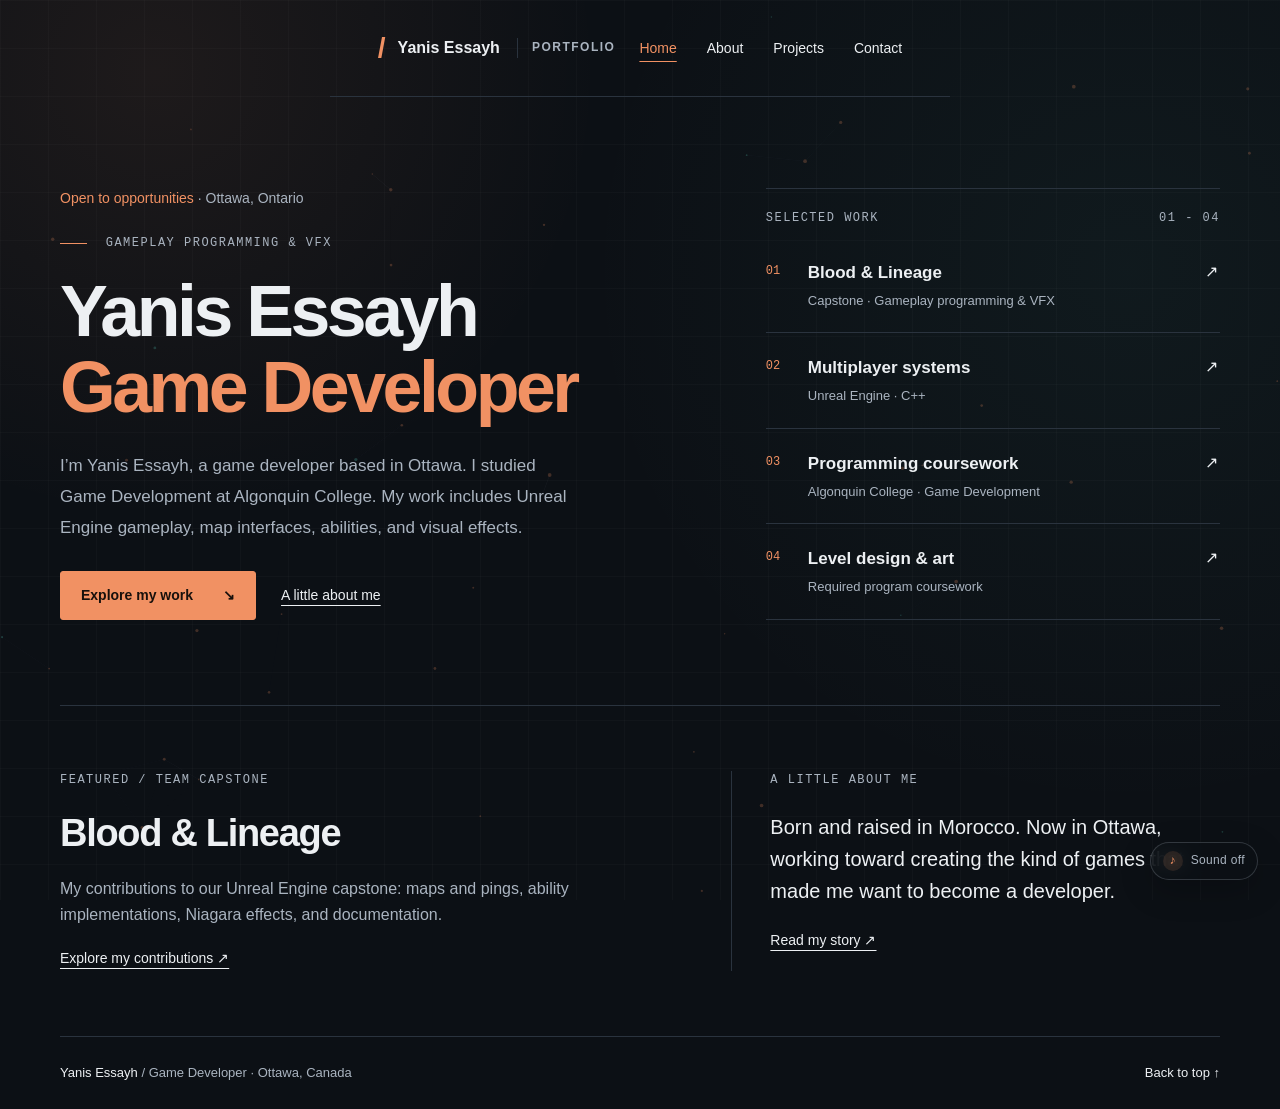
<file: index.html>
<!doctype html>
<html lang="en">
  <head>
    <meta charset="utf-8" />
    <meta name="viewport" content="width=device-width, initial-scale=1" />
    <meta
      name="description"
      content="Yanis Essayh is a game developer based in Ottawa, working with Unreal Engine gameplay, map interfaces, abilities and visual effects."
    />
    <meta name="theme-color" content="#0c1015" />
    <title>Yanis Essayh · Game Developer</title>
    <link
      rel="icon"
      type="image/svg+xml"
      href="data:image/svg+xml,%3Csvg xmlns='http://www.w3.org/2000/svg' viewBox='0 0 32 32'%3E%3Crect width='32' height='32' rx='6' fill='%230c1015'/%3E%3Cpath d='M9 9h8a5 5 0 0 1 0 10h-3l8 7M9 9v17' fill='none' stroke='%23f19163' stroke-width='3'/%3E%3C/svg%3E"
    />
    <link rel="stylesheet" href="styles.css" />
    <script src="profile.js" defer></script>
    <script src="site.js?v=20261012-2" defer></script>
  </head>
  <body data-page="Home" id="top">
    <a class="skip" href="#main">Skip to content</a>
    <header class="header">
      <a class="brand" href="index.html">
        <span class="brand-mark" aria-hidden="true">/</span>
        <span data-name>Yanis Essayh</span>
        <span class="brand-label">Portfolio</span>
      </a>
      <nav aria-label="Main navigation">
        <a href="index.html" aria-current="page">Home</a>
        <a href="about.html">About</a>
        <a href="projects.html">Projects</a>
        <a href="contact.html">Contact</a>
      </nav>
    </header>
    <main id="main">
      <section class="hero wrap" id="home" aria-labelledby="hero-title">
        <div>
          <p class="availability">
            Open to opportunities
            <span>· Ottawa, Ontario</span>
          </p>
          <p class="eyebrow">
            <span class="short-line"></span>
            Gameplay programming & VFX
          </p>
          <h1 id="hero-title">
            Yanis Essayh
            <br />
            <em>Game Developer</em>
          </h1>
          <p class="intro">
            I’m Yanis Essayh, a game developer based in Ottawa. I studied Game
            Development at Algonquin College. My work includes Unreal Engine
            gameplay, map interfaces, abilities, and visual effects.
          </p>
          <div class="actions">
            <a class="button primary" href="projects.html">
              Explore my work
              <span aria-hidden="true">↘</span>
            </a>
            <a class="text-link" href="about.html">A little about me</a>
          </div>
        </div>
        <aside class="index-panel" aria-label="Selected work index">
          <p class="eyebrow">
            Selected work
            <span>01 - 04</span>
          </p>
          <a href="projects.html#blood-and-lineage">
            <span class="index-number">01</span>
            <span>
              <strong>Blood & Lineage</strong>
              <small>Capstone · Gameplay programming & VFX</small>
            </span>
            <span aria-hidden="true">↗</span>
          </a>
          <a href="projects.html#networking">
            <span class="index-number">02</span>
            <span>
              <strong>Multiplayer systems</strong>
              <small>Unreal Engine · C++</small>
            </span>
            <span aria-hidden="true">↗</span>
          </a>
          <a href="projects.html#programming">
            <span class="index-number">03</span>
            <span>
              <strong>Programming coursework</strong>
              <small>Algonquin College · Game Development</small>
            </span>
            <span aria-hidden="true">↗</span>
          </a>
          <a href="projects.html#design-art">
            <span class="index-number">04</span>
            <span>
              <strong>Level design & art</strong>
              <small>Required program coursework</small>
            </span>
            <span aria-hidden="true">↗</span>
          </a>
        </aside>
      </section>
      <section class="wrap section home-feature">
        <div>
          <p class="eyebrow">Featured / Team capstone</p>
          <h2>Blood &amp; Lineage</h2>
          <p>
            My contributions to our Unreal Engine capstone: maps and pings,
            ability implementations, Niagara effects, and documentation.
          </p>
          <a class="text-link" href="projects.html#blood-and-lineage">
            Explore my contributions ↗
          </a>
        </div>
        <div class="home-intro">
          <p class="eyebrow">A little about me</p>
          <p>
            Born and raised in Morocco. Now in Ottawa, working toward creating
            the kind of games that made me want to become a developer.
          </p>
          <a class="text-link" href="about.html">Read my story ↗</a>
        </div>
      </section>
    </main>
    <footer class="wrap footer">
      <span>
        <span data-name>Yanis Essayh</span>
        <span class="muted">/ Game Developer · Ottawa, Canada</span>
      </span>
      <a href="#top">Back to top ↑</a>
    </footer>
  </body>
</html>
</file>
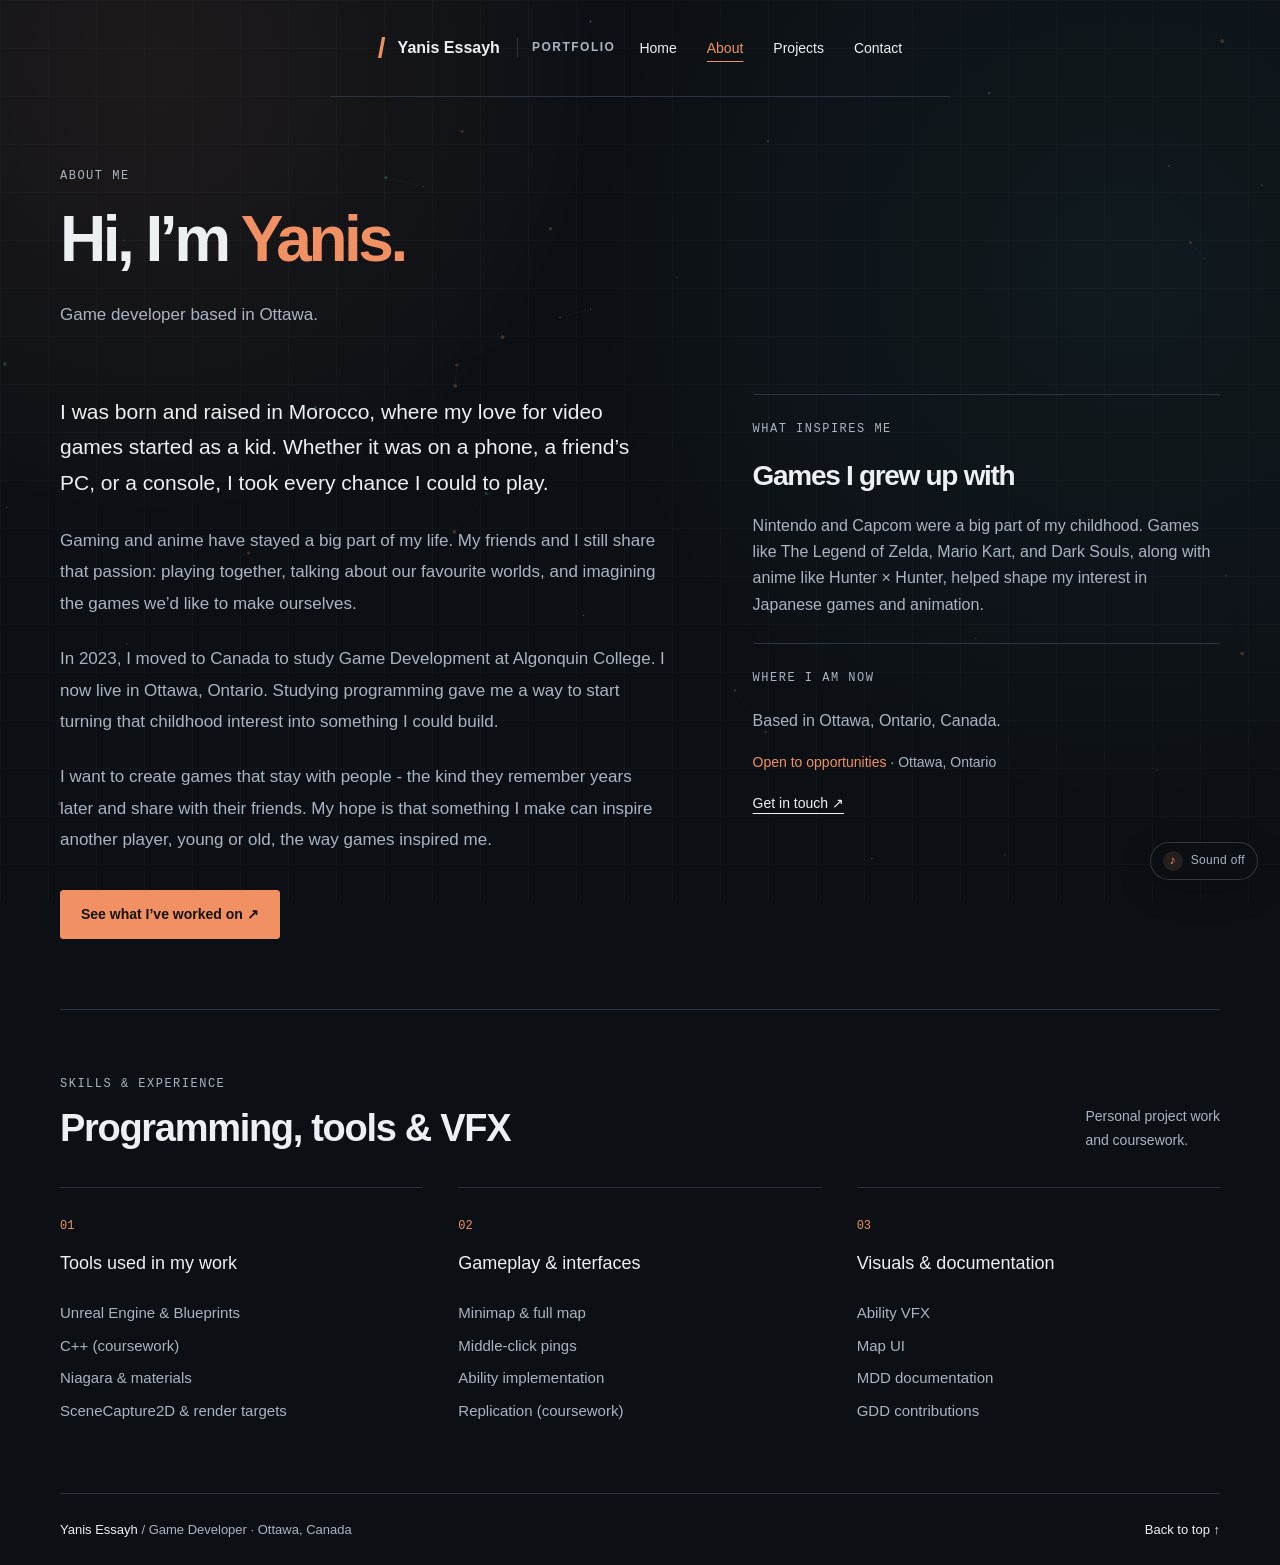
<file: about.html>
<!doctype html>
<html lang="en">
  <head>
    <meta charset="utf-8" />
    <meta name="viewport" content="width=device-width, initial-scale=1" />
    <meta
      name="description"
      content="Meet Yanis Essayh: born and raised in Morocco, now based in Ottawa, with a lifelong love of games and anime."
    />
    <meta name="theme-color" content="#0c1015" />
    <title>About · Yanis Essayh</title>
    <link
      rel="icon"
      type="image/svg+xml"
      href="data:image/svg+xml,%3Csvg xmlns='http://www.w3.org/2000/svg' viewBox='0 0 32 32'%3E%3Crect width='32' height='32' rx='6' fill='%230c1015'/%3E%3Cpath d='M9 9h8a5 5 0 0 1 0 10h-3l8 7M9 9v17' fill='none' stroke='%23f19163' stroke-width='3'/%3E%3C/svg%3E"
    />
    <link rel="stylesheet" href="styles.css" />
    <script src="profile.js" defer></script>
    <script src="site.js?v=20261012-2" defer></script>
  </head>
  <body data-page="About" id="top">
    <a class="skip" href="#main">Skip to content</a>
    <header class="header">
      <a class="brand" href="index.html">
        <span class="brand-mark" aria-hidden="true">/</span>
        <span data-name>Yanis Essayh</span>
        <span class="brand-label">Portfolio</span>
      </a>
      <nav aria-label="Main navigation">
        <a href="index.html">Home</a>
        <a href="about.html" aria-current="page">About</a>
        <a href="projects.html">Projects</a>
        <a href="contact.html">Contact</a>
      </nav>
    </header>
    <main id="main">
      <section class="wrap page-intro">
        <p class="eyebrow">About me</p>
        <h1>
          Hi, I’m
          <em>Yanis.</em>
        </h1>
        <p class="intro">Game developer based in Ottawa.</p>
      </section>
      <section class="wrap story-layout" aria-label="My story">
        <div class="story">
          <p class="story-lead">
            I was born and raised in Morocco, where my love for video games
            started as a kid. Whether it was on a phone, a friend’s PC, or a
            console, I took every chance I could to play.
          </p>
          <p>
            Gaming and anime have stayed a big part of my life. My friends and I
            still share that passion: playing together, talking about our
            favourite worlds, and imagining the games we’d like to make
            ourselves.
          </p>
          <p>
            In 2023, I moved to Canada to study Game Development at Algonquin
            College. I now live in Ottawa, Ontario. Studying programming gave me
            a way to start turning that childhood interest into something I
            could build.
          </p>
          <p>
            I want to create games that stay with people - the kind they remember
            years later and share with their friends. My hope is that something
            I make can inspire another player, young or old, the way games
            inspired me.
          </p>
          <a class="button primary" href="projects.html">
            See what I’ve worked on ↗
          </a>
        </div>
        <aside class="story-aside">
          <figure id="portrait" hidden>
            <img id="portrait-image" alt="" width="600" height="750" />
            <figcaption id="portrait-caption"></figcaption>
          </figure>
          <div class="personal-note">
            <p class="eyebrow">What inspires me</p>
            <h2>
              Games I grew up with
            </h2>
            <p>
              Nintendo and Capcom were a big part of my childhood. Games like
              The Legend of Zelda, Mario Kart, and Dark Souls, along with anime
              like Hunter × Hunter, helped shape my interest in Japanese games
              and animation.
            </p>
          </div>
          <div class="personal-note">
            <p class="eyebrow">Where I am now</p>
            <p>Based in Ottawa, Ontario, Canada.</p>
            <p class="availability">
              Open to opportunities
              <span>· Ottawa, Ontario</span>
            </p>
            <a class="text-link" href="contact.html">Get in touch ↗</a>
          </div>
        </aside>
      </section>
      <section class="wrap section" id="skills" aria-labelledby="skills-title">
        <div class="section-heading">
          <div>
            <p class="eyebrow">Skills & experience</p>
            <h2 id="skills-title">Programming, tools & VFX</h2>
          </div>
          <p>
            Personal project work
            <br />
            and coursework.
          </p>
        </div>
        <div class="skills-grid">
          <div>
            <span class="skill-index">01</span>
            <h3>Tools used in my work</h3>
            <ul>
              <li>Unreal Engine & Blueprints</li>
              <li>C++ (coursework)</li>
              <li>Niagara & materials</li>
              <li>SceneCapture2D & render targets</li>
            </ul>
          </div>
          <div>
            <span class="skill-index">02</span>
            <h3>Gameplay & interfaces</h3>
            <ul>
              <li>Minimap & full map</li>
              <li>Middle-click pings</li>
              <li>Ability implementation</li>
              <li>Replication (coursework)</li>
            </ul>
          </div>
          <div>
            <span class="skill-index">03</span>
            <h3>Visuals & documentation</h3>
            <ul>
              <li>Ability VFX</li>
              <li>Map UI</li>
              <li>MDD documentation</li>
              <li>GDD contributions</li>
            </ul>
          </div>
        </div>
      </section>
    </main>
    <footer class="wrap footer">
      <span>
        <span data-name>Yanis Essayh</span>
        <span class="muted">/ Game Developer · Ottawa, Canada</span>
      </span>
      <a href="#top">Back to top ↑</a>
    </footer>
  </body>
</html>
</file>
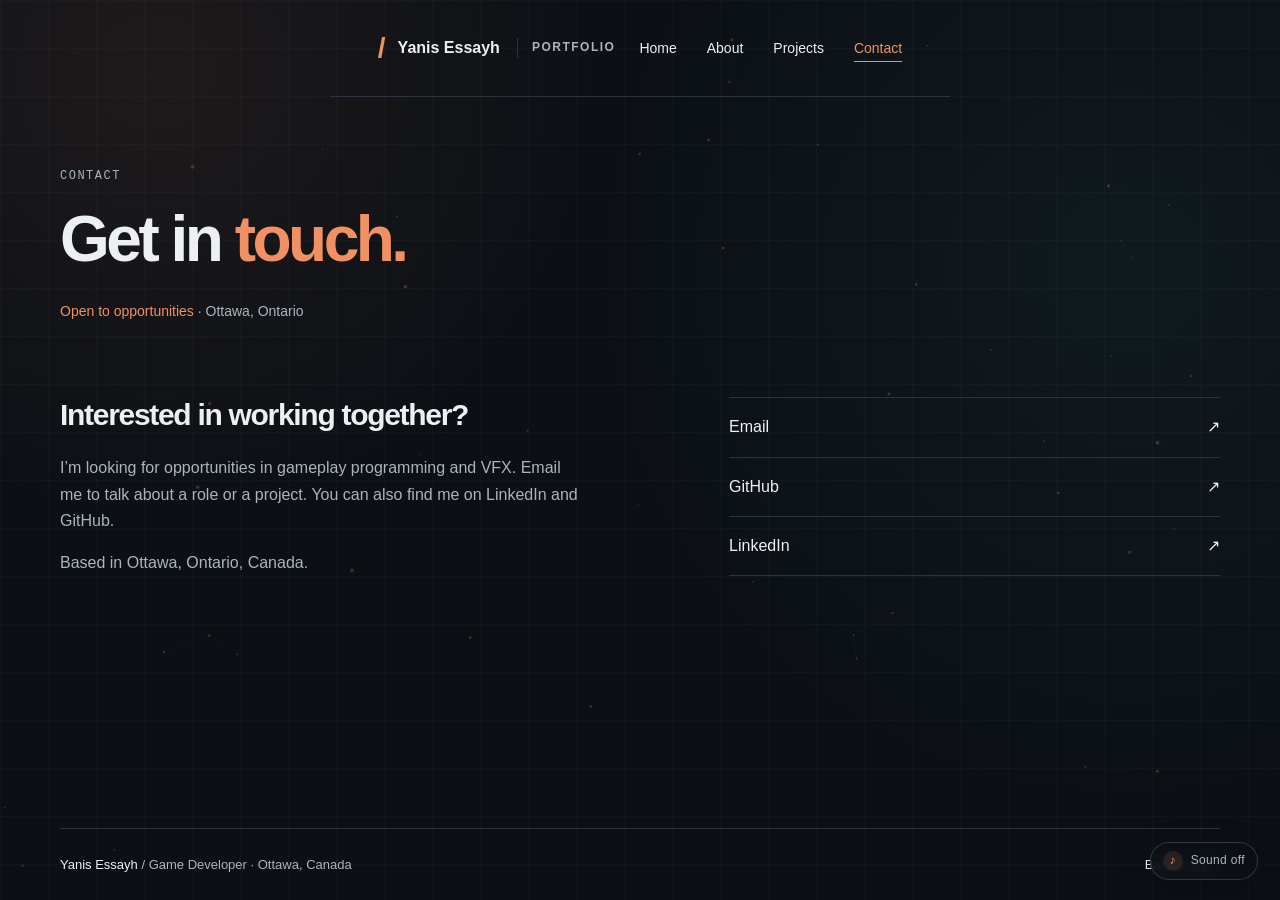
<file: contact.html>
<!doctype html>
<html lang="en">
  <head>
    <meta charset="utf-8" />
    <meta name="viewport" content="width=device-width, initial-scale=1" />
    <meta
      name="description"
      content="Contact Yanis Essayh, an Ottawa-based game developer open to opportunities."
    />
    <meta name="theme-color" content="#0c1015" />
    <title>Contact · Yanis Essayh</title>
    <link
      rel="icon"
      type="image/svg+xml"
      href="data:image/svg+xml,%3Csvg xmlns='http://www.w3.org/2000/svg' viewBox='0 0 32 32'%3E%3Crect width='32' height='32' rx='6' fill='%230c1015'/%3E%3Cpath d='M9 9h8a5 5 0 0 1 0 10h-3l8 7M9 9v17' fill='none' stroke='%23f19163' stroke-width='3'/%3E%3C/svg%3E"
    />
    <link rel="stylesheet" href="styles.css" />
    <script src="profile.js" defer></script>
    <script src="site.js?v=20261012-2" defer></script>
  </head>
  <body data-page="Contact" id="top">
    <a class="skip" href="#main">Skip to content</a>
    <header class="header">
      <a class="brand" href="index.html">
        <span class="brand-mark" aria-hidden="true">/</span>
        <span data-name>Yanis Essayh</span>
        <span class="brand-label">Portfolio</span>
      </a>
      <nav aria-label="Main navigation">
        <a href="index.html">Home</a>
        <a href="about.html">About</a>
        <a href="projects.html">Projects</a>
        <a href="contact.html" aria-current="page">Contact</a>
      </nav>
    </header>
    <main id="main">
      <section class="wrap page-intro">
        <p class="eyebrow">Contact</p>
        <h1>
          Get in
          <em>touch.</em>
        </h1>
        <p class="availability">
          Open to opportunities
          <span>· Ottawa, Ontario</span>
        </p>
      </section>
      <section class="wrap contact contact-page" aria-label="Contact details">
        <div>
          <h2>Interested in working together?</h2>
          <p>
            I’m looking for opportunities in gameplay programming and VFX. Email
            me to talk about a role or a project. You can also find me on
            LinkedIn and GitHub.
          </p>
          <p>Based in Ottawa, Ontario, Canada.</p>
        </div>
        <div class="contact-links" id="contact-links">
          <a href="mailto:essayhyanis@gmail.com">
            Email
            <span aria-hidden="true">↗</span>
          </a>
          <a href="https://github.com/EssayhYanis">
            GitHub
            <span aria-hidden="true">↗</span>
          </a>
          <a href="https://www.linkedin.com/in/yanisessayh/">
            LinkedIn
            <span aria-hidden="true">↗</span>
          </a>
        </div>
      </section>
    </main>
    <footer class="wrap footer">
      <span>
        <span data-name>Yanis Essayh</span>
        <span class="muted">/ Game Developer · Ottawa, Canada</span>
      </span>
      <a href="#top">Back to top ↑</a>
    </footer>
  </body>
</html>
</file>
<file: styles.css>
:root {
  color-scheme: dark;
  --bg: #0c1015;
  --panel: #131a22;
  --line: #2a333e;
  --text: #edf0f3;
  --muted: #aab4c0;
  --accent: #f19163;
  --max: 1160px;
  font-family: Inter, "Segoe UI", Arial, sans-serif;
}
* {
  box-sizing: border-box;
}
html {
  scroll-behavior: smooth;
  scroll-padding-top: 100px;
}
body {
  margin: 0;
  background:
    radial-gradient(circle at 12% 8%, rgb(241 145 99 / 8%), transparent 28rem),
    radial-gradient(circle at 88% 30%, rgb(92 207 191 / 5%), transparent 34rem),
    linear-gradient(rgb(255 255 255 / 2%) 1px, transparent 1px),
    linear-gradient(90deg, rgb(255 255 255 / 2%) 1px, transparent 1px),
    var(--bg);
  background-attachment: fixed;
  background-size: auto, auto, 48px 48px, 48px 48px, auto;
  color: var(--text);
  font-size: 16px;
  line-height: 1.65;
}
body > .header,
body > main,
body > .footer {
  position: relative;
  z-index: 1;
}
.ambient-canvas {
  position: fixed;
  inset: 0;
  z-index: 0;
  pointer-events: none;
  opacity: 0.95;
}
.sound-toggle {
  position: fixed;
  right: 22px;
  bottom: 20px;
  z-index: 20;
  display: inline-flex;
  align-items: center;
  gap: 8px;
  min-height: 38px;
  padding: 8px 12px;
  border: 1px solid rgb(170 180 192 / 24%);
  border-radius: 999px;
  background: rgb(12 16 21 / 82%);
  color: var(--muted);
  font: inherit;
  font-size: 12px;
  letter-spacing: 0.35px;
  cursor: pointer;
  box-shadow: 0 10px 32px rgb(0 0 0 / 22%);
  backdrop-filter: blur(10px);
  transition:
    color 0.2s ease,
    border-color 0.2s ease,
    background 0.2s ease,
    transform 0.2s ease;
}
.sound-toggle:hover {
  color: var(--text);
  border-color: rgb(241 145 99 / 55%);
  transform: translateY(-2px);
}
.sound-toggle:focus-visible {
  outline: 2px solid var(--accent);
  outline-offset: 4px;
}
.sound-toggle[aria-pressed="true"] {
  color: var(--text);
  border-color: rgb(241 145 99 / 65%);
  background: rgb(35 27 24 / 90%);
}
.sound-toggle-icon {
  display: grid;
  width: 20px;
  height: 20px;
  place-items: center;
  border-radius: 50%;
  background: rgb(241 145 99 / 12%);
  color: var(--accent);
  font-size: 12px;
}
a {
  color: inherit;
  text-decoration: none;
}
button,
a,
summary {
  -webkit-tap-highlight-color: transparent;
}
a:focus-visible,
summary:focus-visible {
  outline: 2px solid var(--accent);
  outline-offset: 6px;
}
::selection {
  background: var(--accent);
  color: var(--bg);
}
[hidden] {
  display: none !important;
}
.wrap {
  width: min(var(--max), calc(100% - 96px));
  margin-inline: auto;
}
.header {
  max-width: 1440px;
  margin: auto;
  padding: 25px 48px;
  display: flex;
  align-items: center;
  justify-content: space-between;
  gap: 24px;
  border-bottom: 1px solid var(--line);
}
.brand {
  display: flex;
  align-items: center;
  gap: 12px;
  font-weight: 650;
}
.brand-mark {
  color: var(--accent);
  font-size: 28px;
}
.brand-label {
  font-size: 12px;
  color: var(--muted);
  text-transform: uppercase;
  letter-spacing: 1.5px;
  border-left: 1px solid var(--line);
  padding-left: 14px;
  margin-left: 5px;
}
nav {
  display: flex;
  gap: 30px;
  font-size: 14px;
}
nav a:hover,
.text-link:hover,
.footer a:hover {
  color: var(--accent);
}
.hero {
  padding-block: 90px 85px;
  display: grid;
  grid-template-columns: 1.4fr 1fr;
  align-items: center;
  gap: 70px;
}
.eyebrow {
  font-family: Consolas, "Courier New", monospace;
  text-transform: uppercase;
  letter-spacing: 1.5px;
  font-size: 12px;
  line-height: 1.6;
  color: var(--muted);
  margin: 0 0 20px;
}
.short-line {
  display: inline-block;
  width: 27px;
  height: 1px;
  background: var(--accent);
  vertical-align: middle;
  margin-right: 10px;
}
h1,
h2,
h3,
h4,
h5,
p {
  margin-top: 0;
}
h1 {
  font-size: clamp(44px, 5.6vw, 76px);
  line-height: 1.06;
  font-weight: 600;
  letter-spacing: -3.5px;
  margin-bottom: 26px;
}
em {
  color: var(--accent);
  font-style: normal;
}
p {
  color: var(--muted);
}
.intro {
  max-width: 520px;
  font-size: 17px;
  line-height: 1.8;
  margin-bottom: 28px;
}
.actions {
  display: flex;
  align-items: center;
  gap: 25px;
  flex-wrap: wrap;
}
.button {
  display: inline-flex;
  gap: 30px;
  justify-content: center;
  align-items: center;
  padding: 12px 20px;
  font-size: 14px;
  font-weight: 650;
  border: 1px solid var(--line);
  border-radius: 3px;
}
.primary {
  background: var(--accent);
  border-color: var(--accent);
  color: #17100c;
}
.primary:hover {
  background: #ffa87f;
}
.text-link {
  font-size: 14px;
  text-decoration: underline;
  text-underline-offset: 5px;
}
.index-panel {
  border-top: 1px solid var(--line);
  padding-top: 20px;
}
.index-panel > .eyebrow {
  display: flex;
  justify-content: space-between;
  margin-bottom: 10px;
}
.index-panel > a {
  display: grid;
  grid-template-columns: 24px 1fr 15px;
  gap: 18px;
  padding: 21px 0;
  border-bottom: 1px solid var(--line);
  transition: padding 0.18s ease;
}
.index-panel > a:hover {
  padding-left: 8px;
  color: var(--accent);
}
.index-panel > a strong,
.index-panel > a > span:last-child {
  transition: transform 0.2s ease;
}
.index-panel > a:hover strong {
  transform: translateX(4px);
}
.index-panel > a:hover > span:last-child {
  transform: translate(2px, -2px);
}
.index-number {
  font-size: 12px;
  font-family: Consolas, monospace;
  color: var(--accent);
  padding-top: 3px;
}
.index-panel strong {
  display: block;
  font-size: 17px;
  font-weight: 550;
}
.index-panel small {
  font-size: 13px;
  color: var(--muted);
  display: block;
  margin-top: 3px;
}
.section {
  padding-block: 65px;
  border-top: 1px solid var(--line);
}
.section-heading {
  display: flex;
  justify-content: space-between;
  align-items: flex-end;
  gap: 30px;
  margin-bottom: 35px;
}
.section-heading .eyebrow {
  margin-bottom: 12px;
}
h2 {
  font-size: clamp(28px, 3vw, 38px);
  font-weight: 550;
  line-height: 1.2;
  letter-spacing: -1.3px;
  margin-bottom: 0;
}
.section-heading > p {
  font-size: 14px;
  margin-bottom: 0;
}
.feature {
  display: grid;
  grid-template-columns: 1fr 1.1fr;
  border: 1px solid #455044;
  border-radius: 5px;
  overflow: hidden;
  scroll-margin-top: 25px;
}
.feature-title {
  padding: 42px;
  background: #20271f;
  display: flex;
  flex-direction: column;
  justify-content: center;
  position: relative;
}
.feature-title > .eyebrow {
  color: #c3d0b8;
  margin-bottom: 40px;
}
.feature-title h3 {
  font-size: clamp(55px, 6.5vw, 88px);
  font-weight: 550;
  line-height: 0.97;
  letter-spacing: -4px;
  margin-bottom: 35px;
}
.feature-title h3 > span:not(.title-period) {
  color: #c2cbaa;
}
.title-period {
  color: var(--accent);
}
.tags {
  display: flex;
  gap: 8px;
  flex-wrap: wrap;
}
.tags span {
  font-size: 12px;
  border: 1px solid #475140;
  border-radius: 3px;
  padding: 3px 9px;
  color: #d3dbc9;
}
.feature-caption {
  font-family: Consolas, monospace;
  font-size: 12px;
  color: #c2cbaa;
  margin: 36px 0 0;
}
.feature-body {
  background: #131a19;
  padding: 36px 40px;
}
.feature-body .eyebrow {
  color: var(--accent);
  margin-bottom: 12px;
}
h4 {
  font-size: 25px;
  line-height: 1.3;
  font-weight: 550;
  letter-spacing: -0.6px;
  margin-bottom: 14px;
}
.feature-body > p {
  font-size: 15px;
}
.focus-list {
  margin-top: 24px;
}
.focus-list > div {
  display: flex;
  gap: 20px;
  border-top: 1px solid #303c36;
  padding: 16px 0;
}
.focus-list > div > span {
  color: #93a287;
  font-family: Consolas, monospace;
  font-size: 12px;
  padding-top: 3px;
}
h5 {
  font-size: 15px;
  margin: 0 0 3px;
  font-weight: 600;
}
.focus-list p {
  font-size: 14px;
  line-height: 1.6;
  margin: 0;
}
.coursework-heading {
  display: flex;
  justify-content: space-between;
  gap: 25px;
  align-items: center;
  margin: 48px 0 22px;
}
.coursework-heading h3 {
  font-size: 18px;
  font-weight: 500;
  margin: 0;
}
.coursework-heading .eyebrow {
  margin: 0;
  font-size: 11px;
}
.project-grid {
  display: grid;
  grid-template-columns: repeat(3, 1fr);
  gap: 18px;
}
.project-card {
  border: 1px solid var(--line);
  background: var(--panel);
  padding: 25px;
  display: flex;
  flex-direction: column;
  border-radius: 4px;
  scroll-margin-top: 25px;
}
.card-top {
  display: flex;
  justify-content: space-between;
  gap: 12px;
  align-items: center;
  margin-bottom: 25px;
}
.project-number {
  font:
    13px Consolas,
    monospace;
  color: var(--accent);
}
.card-top .eyebrow {
  margin: 0;
  font-size: 10px;
  letter-spacing: 1px;
}
.project-card h3 {
  font-size: 29px;
  font-weight: 500;
  line-height: 1.15;
  letter-spacing: -0.7px;
  margin-bottom: 20px;
}
.project-card > p {
  font-size: 15px;
  flex: 1;
}
.project-card .tags {
  margin: 3px 0 23px;
}
.project-card .tags span {
  color: var(--muted);
  border-color: var(--line);
  font-size: 11px;
}
.project-card details {
  border-top: 1px solid var(--line);
  padding-top: 16px;
}
summary {
  font-size: 14px;
  cursor: pointer;
  list-style: none;
  display: flex;
  justify-content: space-between;
  gap: 10px;
}
summary::-webkit-details-marker {
  display: none;
}
summary span {
  color: var(--accent);
}
details[open] summary span {
  transform: rotate(45deg);
}
.notes {
  padding-top: 18px;
}
.notes p {
  font-size: 14px;
}
.notes p:last-child {
  margin-bottom: 0;
}
.about-grid {
  display: grid;
  grid-template-columns: 1fr 1fr;
  gap: 70px;
}
.about-copy > p:first-child {
  color: var(--text);
  font-size: 20px;
  line-height: 1.6;
}
.about-copy p:last-child {
  margin-bottom: 0;
}
.skills-grid {
  display: grid;
  grid-template-columns: repeat(3, 1fr);
  gap: 35px;
}
.skills-grid > div {
  border-top: 1px solid var(--line);
  padding-top: 23px;
}
.skill-index {
  font:
    12px Consolas,
    monospace;
  color: var(--accent);
}
.skills-grid h3 {
  font-size: 18px;
  font-weight: 500;
  margin: 12px 0 18px;
}
.skills-grid ul {
  list-style: none;
  padding: 0;
  margin: 0;
  color: var(--muted);
  font-size: 15px;
}
.skills-grid li {
  padding: 4px 0;
}
.contact {
  display: grid;
  grid-template-columns: 1.2fr 1fr;
  gap: 80px;
  padding-block: 75px;
}
.contact h2 {
  font-size: clamp(34px, 4vw, 50px);
  margin-bottom: 20px;
}
.contact-links {
  align-self: center;
}
.contact-links a,
.contact-note {
  display: flex;
  align-items: center;
  justify-content: space-between;
  padding: 16px 0;
  border-bottom: 1px solid var(--line);
  font-size: 16px;
}
.contact-links a:hover {
  color: var(--accent);
}
.contact-note {
  color: var(--muted);
  font-size: 14px;
}
.footer {
  display: flex;
  justify-content: space-between;
  gap: 20px;
  border-top: 1px solid var(--line);
  padding-block: 25px;
  font-size: 13px;
}
.muted {
  color: var(--muted);
}
.skip {
  position: fixed;
  top: -100px;
  left: 20px;
  padding: 10px 18px;
  z-index: 100;
  background: var(--accent);
  color: #000;
}
.skip:focus {
  top: 10px;
}
#capstone-media {
  margin: 24px 0 0;
}
#capstone-image {
  max-width: 100%;
  max-height: 650px;
  object-fit: contain;
  display: block;
  margin: auto;
  border-radius: 4px;
}
figcaption {
  font-size: 14px;
  color: var(--muted);
  margin-top: 12px;
}
#capstone-links {
  margin-top: 15px;
}
@media (min-width: 1600px) {
  .hero {
    padding-block: 110px;
  }
  .wrap {
    --max: 1240px;
  }
}
@media (max-width: 950px) {
  .wrap {
    width: calc(100% - 56px);
  }
  .header {
    padding: 20px 28px;
  }
  .brand-label {
    display: none;
  }
  .hero {
    gap: 35px;
    padding-block: 65px;
    grid-template-columns: 1.2fr 1fr;
  }
  h1 {
    letter-spacing: -2.5px;
  }
  .feature-title {
    padding: 30px;
  }
  .feature-body {
    padding: 30px;
  }
  .project-grid {
    gap: 12px;
  }
  .project-card {
    padding: 20px;
  }
  .card-top {
    align-items: start;
    flex-direction: column;
    gap: 5px;
  }
  .about-grid {
    gap: 35px;
  }
  .contact {
    gap: 40px;
  }
}
@media (max-width: 700px) {
  .sound-toggle {
    right: 12px;
    bottom: 12px;
  }
  html {
    scroll-padding-top: 20px;
  }
  .wrap {
    width: calc(100% - 40px);
  }
  .header {
    padding: 17px 20px;
    align-items: flex-start;
    flex-direction: column;
    gap: 12px;
  }
  .brand {
    font-size: 15px;
  }
  nav {
    width: 100%;
    justify-content: space-between;
    gap: 15px;
    font-size: 14px;
  }
  .hero {
    grid-template-columns: 1fr;
    gap: 45px;
    padding-block: 48px;
  }
  .hero h1 {
    font-size: 54px;
  }
  .intro {
    font-size: 16px;
  }
  .index-panel > a {
    padding-block: 17px;
  }
  .section {
    padding-block: 45px;
  }
  .section-heading {
    align-items: flex-start;
    flex-direction: column;
    gap: 14px;
  }
  .section-heading > p br {
    display: none;
  }
  .feature {
    grid-template-columns: 1fr;
  }
  .feature-title {
    min-height: 330px;
    padding: 30px;
  }
  .feature-title h3 {
    font-size: 70px;
  }
  .feature-title > .eyebrow {
    margin-bottom: 28px;
  }
  .feature-caption {
    margin-top: 25px;
  }
  .feature-body {
    padding: 28px;
  }
  .coursework-heading {
    align-items: flex-start;
    flex-direction: column;
    gap: 10px;
    margin-top: 35px;
  }
  .project-grid {
    grid-template-columns: 1fr;
    gap: 16px;
  }
  .project-card {
    padding: 26px;
  }
  .project-card h3 br {
    display: none;
  }
  .card-top {
    flex-direction: row;
    align-items: center;
  }
  .about-grid {
    grid-template-columns: 1fr;
    gap: 28px;
  }
  .skills-grid {
    grid-template-columns: 1fr;
    gap: 26px;
  }
  .skills-grid ul {
    display: grid;
    grid-template-columns: 1fr 1fr;
    gap: 3px 20px;
  }
  .contact {
    grid-template-columns: 1fr;
    gap: 15px;
  }
  .footer {
    font-size: 12px;
  }
  .eyebrow {
    letter-spacing: 1.2px;
  }
}
@media (prefers-reduced-motion: reduce) {
  html {
    scroll-behavior: auto;
  }
  * {
    transition: none !important;
  }
}
@media print {
  body {
    background: white;
    color: #111;
  }
  p,
  .eyebrow,
  li {
    color: #333;
  }
  .header,
  nav,
  .actions,
  .index-panel,
  .footer {
    display: none;
  }
  .hero,
  .about-grid,
  .contact {
    display: block;
  }
  .wrap {
    width: 100%;
  }
  .section {
    padding: 20px 0;
  }
  .feature,
  .project-card {
    background: white;
    break-inside: avoid;
  }
  .feature-title,
  .feature-body {
    background: white;
  }
  .feature-title h3 > span:not(.title-period),
  em {
    color: #333;
  }
  .contact-note {
    display: none;
  }
}
/* Contribution attribution and verified coursework. */
.feature-title h3 {
  font-size: clamp(48px, 5.8vw, 78px);
  letter-spacing: -3px;
}
.game-context {
  font-size: 15px;
  line-height: 1.75;
  color: #c2cbaa;
  margin: 22px 0 0;
  max-width: 380px;
}
.capstone-notes {
  display: grid;
  grid-template-columns: 1fr 1fr;
  align-items: start;
  gap: 24px;
  margin-top: 22px;
}
.capstone-notes details,
.curriculum {
  border: 1px solid var(--line);
  border-radius: 4px;
  padding: 20px 24px;
  background: var(--panel);
}
.curriculum {
  margin-top: 22px;
}
.curriculum-grid {
  display: grid;
  grid-template-columns: 1fr 1fr;
  gap: 35px;
}
.curriculum h4 {
  font-size: 18px;
  margin-top: 8px;
}
.course-list {
  padding-left: 18px;
  color: var(--muted);
  font-size: 14px;
  margin: 0 0 10px;
}
.course-list li {
  padding-block: 4px;
}
@media (max-width: 700px) {
  .capstone-notes,
  .curriculum-grid {
    grid-template-columns: 1fr;
  }
  .feature-title h3 {
    font-size: 62px;
  }
  .capstone-notes {
    gap: 14px;
  }
  .curriculum-grid {
    gap: 15px;
  }
}
.project-card {
  min-width: 0;
}
.project-grid {
  grid-template-columns: repeat(3, minmax(0, 1fr));
}
@media (max-width: 700px) {
  .project-grid {
    grid-template-columns: minmax(0, 1fr);
  }
  .project-card h3 br {
    display: initial;
  }
}
/* Separate pages share the same navigation and visual language. */
body {
  min-height: 100vh;
  display: flex;
  flex-direction: column;
}
main {
  flex: 1;
}
nav a[aria-current="page"] {
  color: var(--accent);
  text-decoration: underline;
  text-underline-offset: 8px;
}
.availability {
  font-size: 14px;
  color: var(--accent);
  margin: 0 0 24px;
}
.availability span {
  color: var(--muted);
}
.home-feature {
  display: grid;
  grid-template-columns: 1.2fr 1fr;
  gap: 85px;
}
.home-feature h2 {
  margin-bottom: 20px;
}
.home-intro {
  border-left: 1px solid var(--line);
  padding-left: 38px;
}
.home-intro > p:not(.eyebrow) {
  font-size: 20px;
  line-height: 1.6;
  color: var(--text);
}
.page-intro {
  padding-block: 70px 35px;
}
.page-intro h1 {
  font-size: clamp(44px, 5vw, 66px);
}
.story-layout {
  display: grid;
  grid-template-columns: 1.3fr 1fr;
  gap: 85px;
  padding-bottom: 70px;
}
.story p {
  font-size: 17px;
  line-height: 1.85;
  margin-bottom: 24px;
}
.story .story-lead {
  color: var(--text);
  font-size: 21px;
  line-height: 1.7;
}
.story .button {
  margin-top: 10px;
}
.personal-note {
  padding: 25px 0;
  border-top: 1px solid var(--line);
}
.personal-note h2 {
  font-size: 28px;
  margin-bottom: 20px;
}
.personal-note p:last-child {
  margin-bottom: 0;
}
.personal-note .availability {
  margin-bottom: 16px;
}
.story-aside {
  min-width: 0;
}
#portrait {
  margin: 0 0 30px;
}
#portrait-image {
  width: 100%;
  height: auto;
  border-radius: 4px;
  display: block;
}
.projects-page {
  border-top: 0;
}
.projects-page .section-heading {
  align-items: flex-end;
}
.projects-page h1 {
  font-size: clamp(36px, 4.5vw, 58px);
  margin-bottom: 0;
  letter-spacing: -2px;
}
.media-library {
  padding-top: 85px;
}
.media-library .section-heading {
  margin-bottom: 35px;
}
.media-library h2 {
  font-size: clamp(32px, 4vw, 48px);
  letter-spacing: -1.5px;
  margin-bottom: 0;
}
.media-grid {
  display: grid;
  grid-template-columns: repeat(2, minmax(0, 1fr));
  gap: 24px;
}
.media-card {
  min-width: 0;
  border: 1px solid var(--line);
  background: rgb(19 26 34 / 88%);
}
.project-card-featured {
  background:
    linear-gradient(145deg, rgb(241 145 99 / 7%), transparent 42%),
    var(--panel);
}
.project-card-featured .project-number {
  color: var(--accent);
}
.media-frame {
  aspect-ratio: 16 / 9;
  overflow: hidden;
  background: #080b0f;
  border-bottom: 1px solid var(--line);
}
.media-frame img,
.media-frame video,
.media-frame a {
  display: block;
  width: 100%;
  height: 100%;
}
.media-frame img,
.media-frame video {
  object-fit: cover;
}
.media-frame img {
  transition: transform 280ms ease, filter 280ms ease;
}
.media-frame a:hover img {
  transform: scale(1.025);
  filter: brightness(1.08);
}
.media-card-copy {
  padding: 24px;
}
.media-card-copy .eyebrow {
  color: var(--accent);
  margin-bottom: 10px;
}
.media-card-copy h3 {
  font-size: 24px;
  margin-bottom: 10px;
}
.media-card-copy p:last-child {
  margin-bottom: 0;
}
.media-empty {
  min-height: 220px;
  display: grid;
  grid-template-columns: auto minmax(0, 620px);
  align-items: center;
  justify-content: center;
  gap: 34px;
  padding: 42px;
  border: 1px dashed #3a4653;
  background:
    linear-gradient(120deg, rgb(241 145 99 / 5%), transparent 45%),
    rgb(19 26 34 / 58%);
}
.media-empty-mark {
  color: var(--accent);
  font: 300 68px/1 Consolas, monospace;
}
.media-empty h3 {
  font-size: 25px;
  margin-bottom: 10px;
}
.media-empty p:last-child {
  margin-bottom: 0;
}
.contact-page {
  padding-block: 15px 85px;
}
.contact-page h2 {
  font-size: 30px;
  margin-bottom: 22px;
}
.contact-page .contact-links {
  align-self: start;
}
.contact-page > div > p {
  max-width: 520px;
}
.contact-page .contact-links a:first-child {
  border-top: 1px solid var(--line);
}
@media (max-width: 950px) {
  .story-layout,
  .home-feature {
    gap: 35px;
  }
  .home-intro {
    padding-left: 25px;
  }
}
@media (max-width: 700px) {
  .page-intro {
    padding-block: 45px 20px;
  }
  .story-layout,
  .home-feature {
    grid-template-columns: 1fr;
    gap: 32px;
  }
  .story-layout {
    padding-bottom: 45px;
  }
  .home-intro {
    border-left: 0;
    border-top: 1px solid var(--line);
    padding: 25px 0 0;
  }
  .story p {
    font-size: 16px;
  }
  .story .story-lead {
    font-size: 19px;
  }
  .page-intro h1 {
    font-size: 48px;
    letter-spacing: -2px;
  }
  .availability span {
    display: block;
  }
  .contact-page {
    padding-bottom: 45px;
  }
  .footer {
    flex-wrap: wrap;
  }
  .projects-page h1 {
    font-size: 36px;
    letter-spacing: -1px;
  }
  .media-library {
    padding-top: 55px;
  }
  .media-grid {
    grid-template-columns: minmax(0, 1fr);
  }
  .media-empty {
    grid-template-columns: 1fr;
    gap: 12px;
    padding: 28px 24px;
  }
  .media-empty-mark {
    font-size: 46px;
  }
}
</file>
